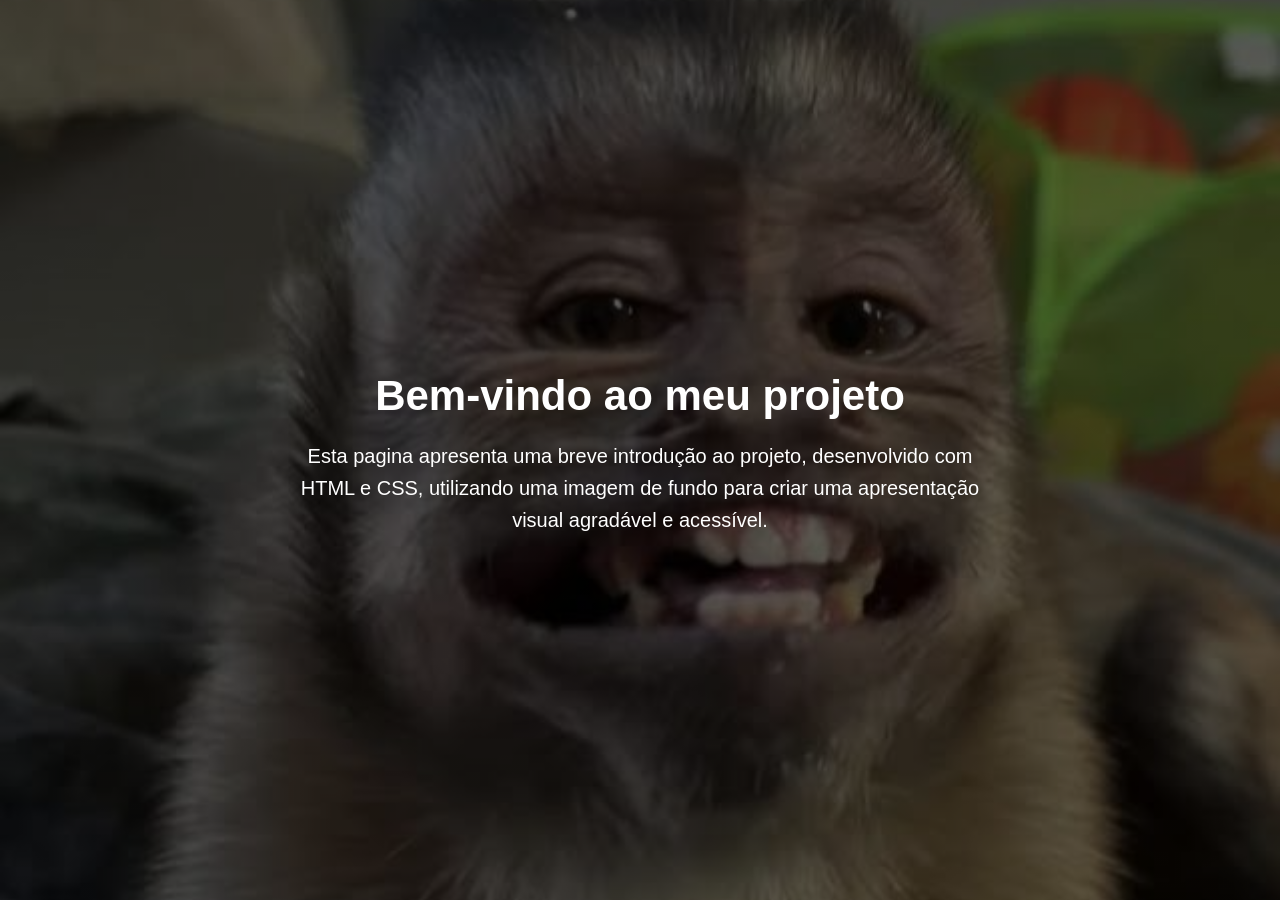
<file: EX01/index.html>
<!DOCTYPE html>
<html lang="en">
<head>
    <meta charset="UTF-8">
    <meta name="viewport" content="width=device-width, initial-scale=1.0">
    <title>Página de Introdução</title>

    <link rel="stylesheet" href="style.css">
</head>
<body>
    
    <main>
        <h1>Bem-vindo ao meu projeto</h1>

        <p>

            Esta pagina apresenta uma breve introdução ao projeto,
            desenvolvido com HTML e CSS, utilizando uma imagem de fundo
            para criar uma apresentação visual agradável e acessível.
        </p>
    </main>
    
</body>
</html>
</file>
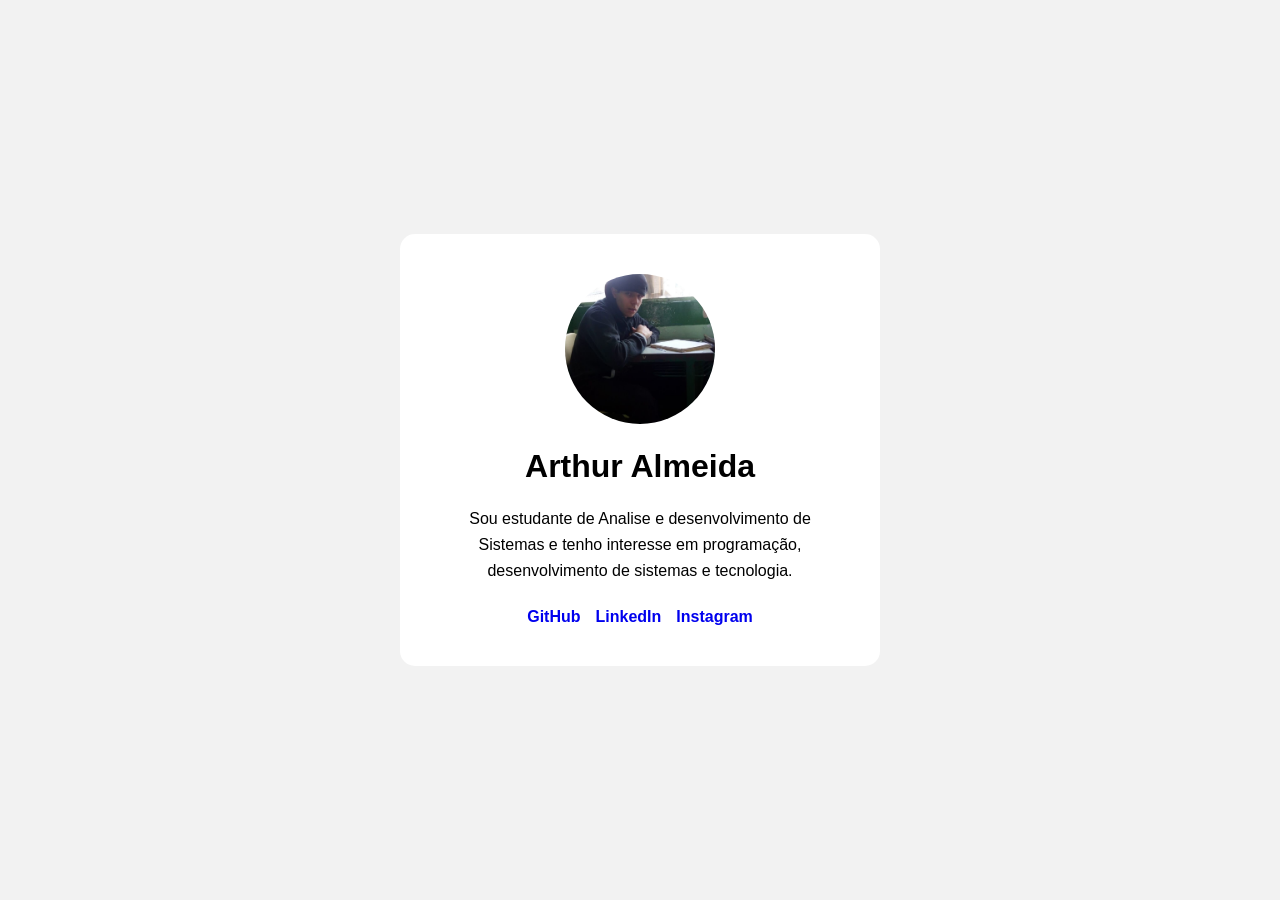
<file: EX02/index.html>
<!DOCTYPE html>
<html lang="en">
<head>
    <meta charset="UTF-8">
    <meta name="viewport" content="width=device-width, initial-scale=1.0">

    <title>Meu perfil</title>

    <link rel="stylesheet" href="style.css">
</head>
<body>
    
    <main class="perfil">

        <img 
            src="foto.jpg" 
            alt="Foto de perfil de Arthur Almeida"
        >

        <h1>Arthur Almeida</h1>

        <p>
            Sou estudante de Analise e desenvolvimento de Sistemas e tenho interesse
            em programação, desenvolvimento de sistemas e tecnologia.
        </p>

        <div class="redes">
            <a href="https://github.com/ArthurAlpe/" target="_blank">GitHub</a>

            <a href="https://www.linkedin.com/in/arthur-almeida-9a5927319/" target="_blank">LinkedIn</a>

            <a href="https://www.instagram.com/arthuralpe" target="_blank">Instagram</a>
        </div>

    </main>

</body>
</html>
</file>
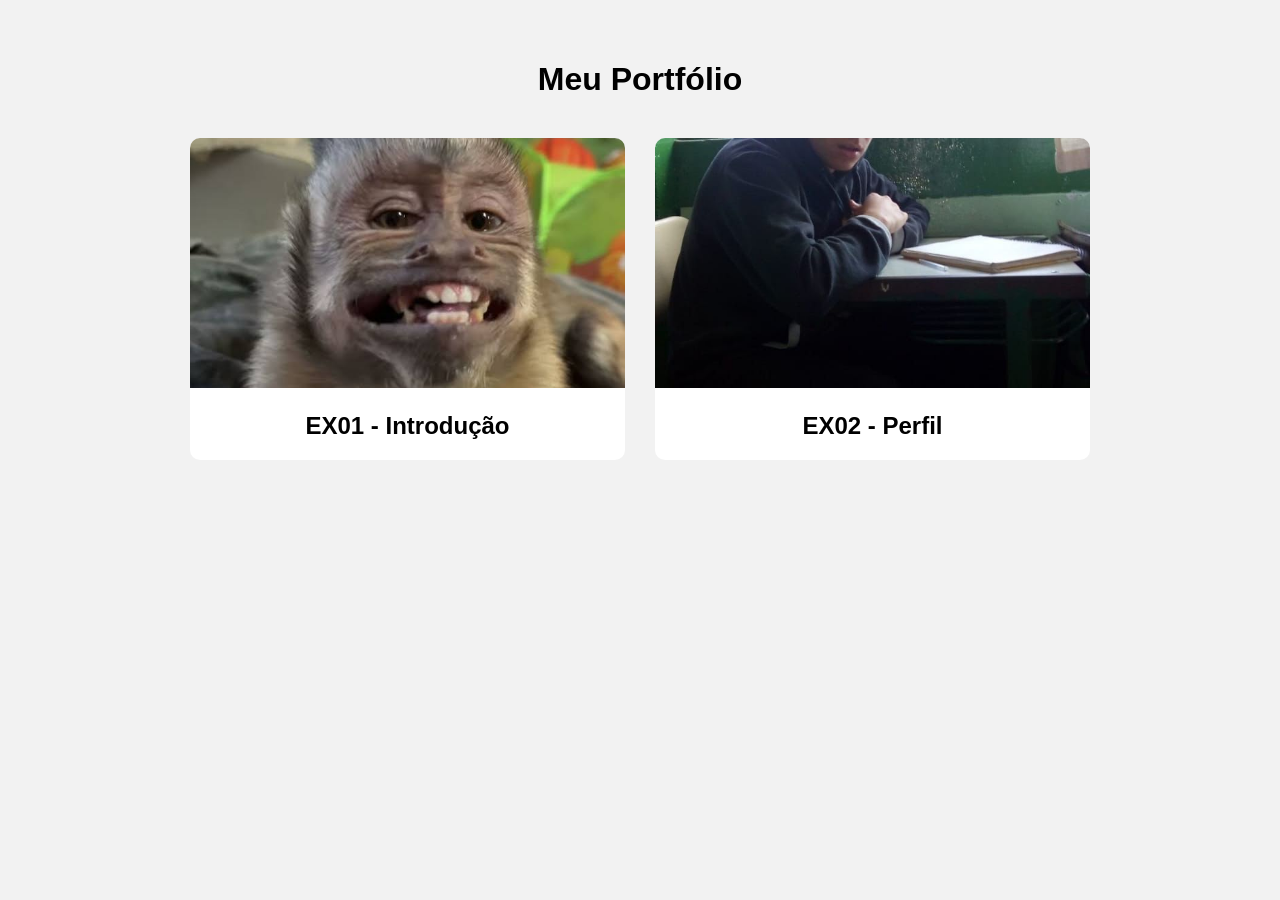
<file: EX03/index.html>
<!DOCTYPE html>
<html lang="pt-BR">
<head>
    <meta charset="UTF-8">
    <meta name="viewport" content="width=device-width, initial-scale=1.0">

    <title>Meu Portfólio</title>

    <link rel="stylesheet" href="style.css">
</head>

<body>

    <h1>Meu Portfólio</h1>

    <div class="portfolio">

        <div class="card">
            <a href="../EX01/index.html">
                <img src="../EX01/imagem.jpg" alt="Página de introdução">
                <h2>EX01 - Introdução</h2>
            </a>
        </div>

        <div class="card">
            <a href="../EX02/index.html">
                <img src="../EX02/foto.jpg" alt="Página de perfil">
                <h2>EX02 - Perfil</h2>
            </a>
        </div>

    </div>

</body>
</html>
</file>
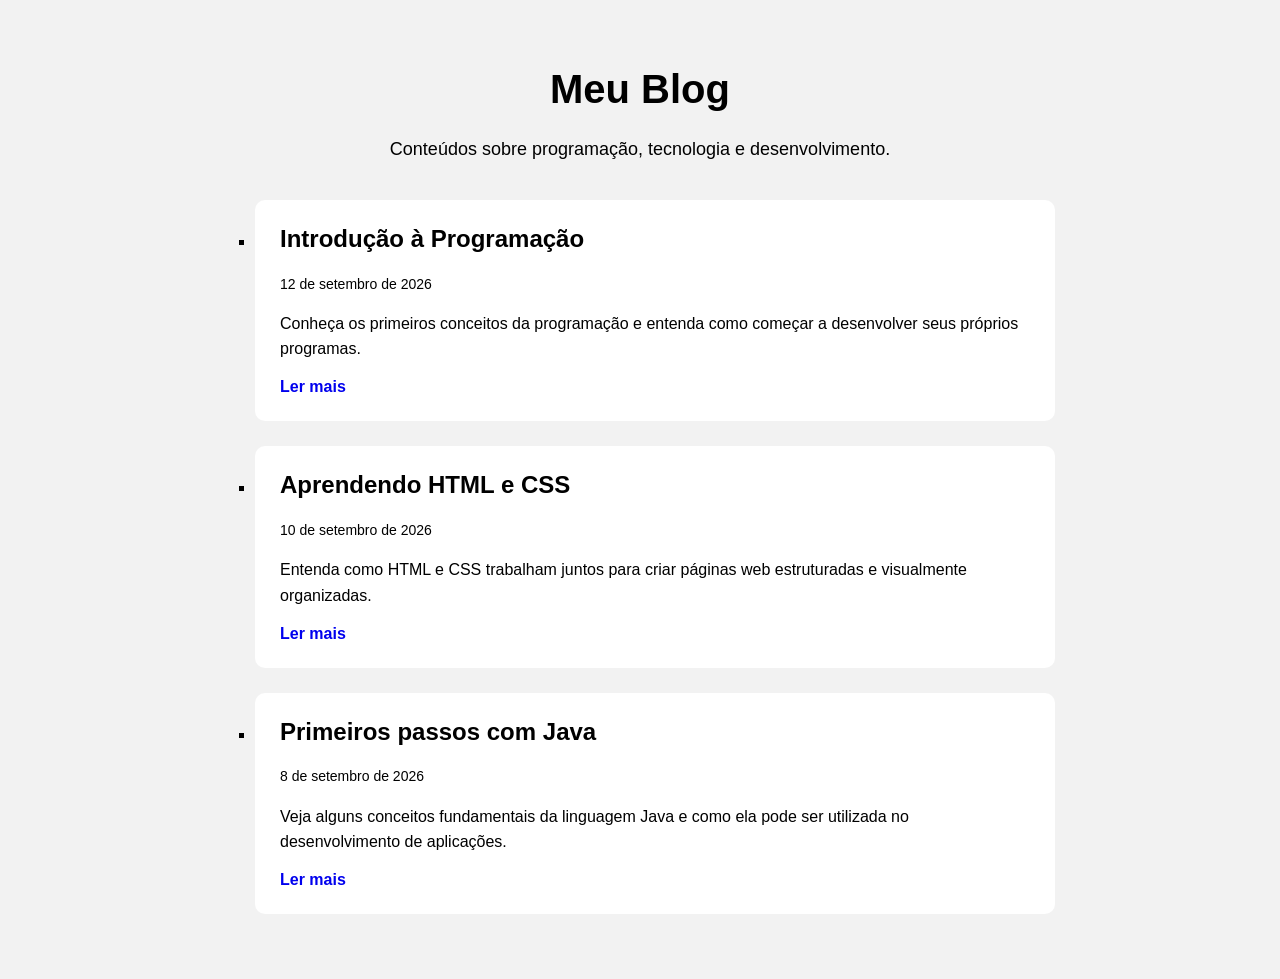
<file: EX04/index.html>
<!DOCTYPE html>
<html lang="pt-BR">
<head>
    <meta charset="UTF-8">
    <meta name="viewport" content="width=device-width, initial-scale=1.0">

    <title>Meu Blog</title>

    <link rel="stylesheet" href="style.css">
</head>

<body>

    <header>
        <h1>Meu Blog</h1>

        <p>
            Conteúdos sobre programação, tecnologia e desenvolvimento.
        </p>
    </header>

    <main>

        <ul class="posts">

            <li>
                <h2>Introdução à Programação</h2>

                <p class="data">12 de setembro de 2026</p>

                <p>
                    Conheça os primeiros conceitos da programação e
                    entenda como começar a desenvolver seus próprios
                    programas.
                </p>

                <a href="post1.html">Ler mais</a>
            </li>

            <li>
                <h2>Aprendendo HTML e CSS</h2>

                <p class="data">10 de setembro de 2026</p>

                <p>
                    Entenda como HTML e CSS trabalham juntos para criar
                    páginas web estruturadas e visualmente organizadas.
                </p>

                <a href="post2.html">Ler mais</a>
            </li>

            <li>
                <h2>Primeiros passos com Java</h2>

                <p class="data">8 de setembro de 2026</p>

                <p>
                    Veja alguns conceitos fundamentais da linguagem Java
                    e como ela pode ser utilizada no desenvolvimento de
                    aplicações.
                </p>

                <a href="post3.html">Ler mais</a>
            </li>

        </ul>

    </main>

</body>
</html>
</file>
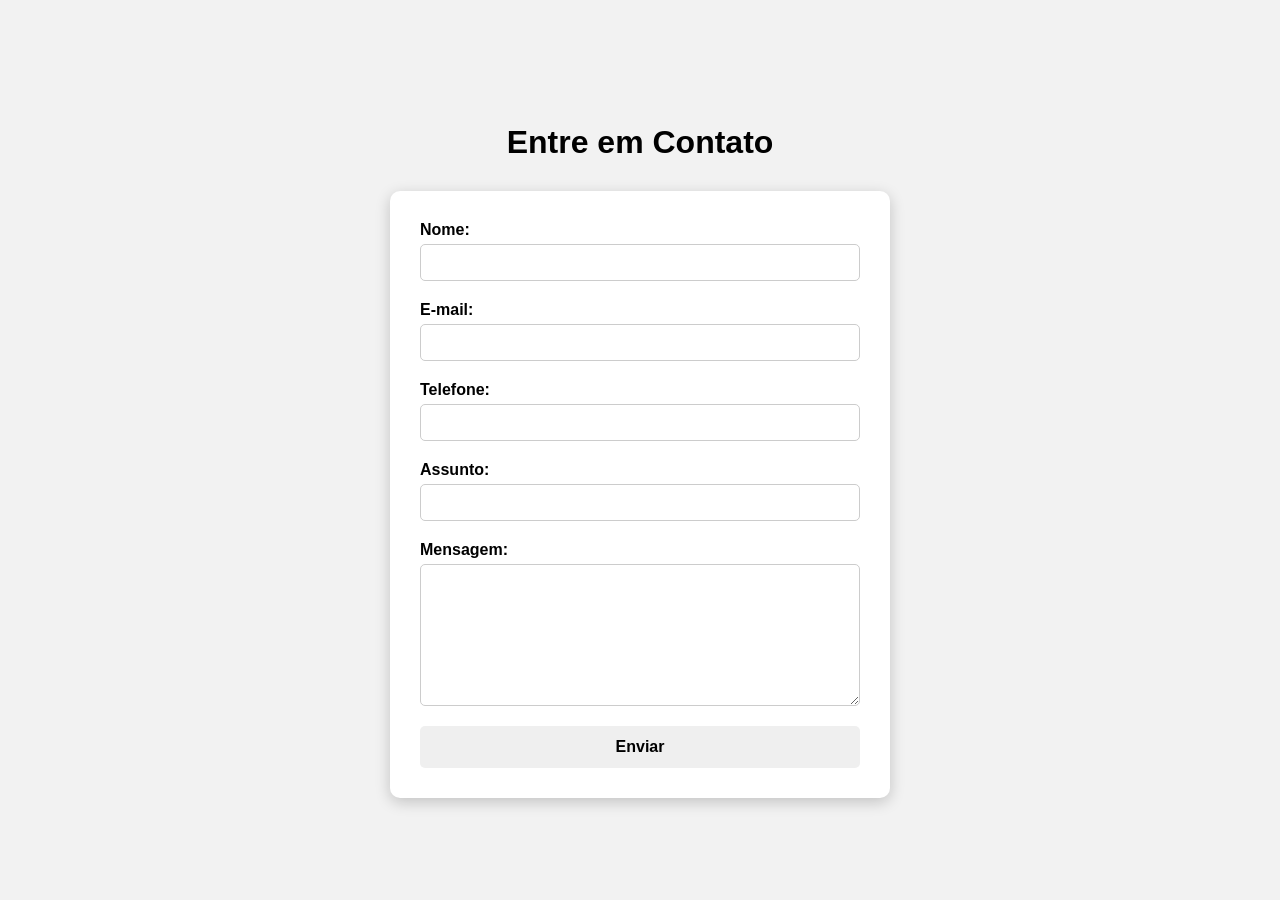
<file: EX05/index.html>
<!DOCTYPE html>
<html lang="pt-BR">
<head>
    <meta charset="UTF-8">
    <meta name="viewport" content="width=device-width, initial-scale=1.0">

    <title>Contato</title>

    <link rel="stylesheet" href="style.css">
</head>

<body>

    <main>

        <h1>Entre em Contato</h1>

        <form>

            <label for="nome">Nome:</label>
            <input type="text" id="nome" name="nome">

            <label for="email">E-mail:</label>
            <input type="email" id="email" name="email">

            <label for="telefone">Telefone:</label>
            <input type="tel" id="telefone" name="telefone">

            <label for="assunto">Assunto:</label>
            <input type="text" id="assunto" name="assunto">

            <label for="mensagem">Mensagem:</label>
            <textarea id="mensagem" name="mensagem"></textarea>

            <button type="submit">Enviar</button>

        </form>

    </main>

</body>
</html>
</file>
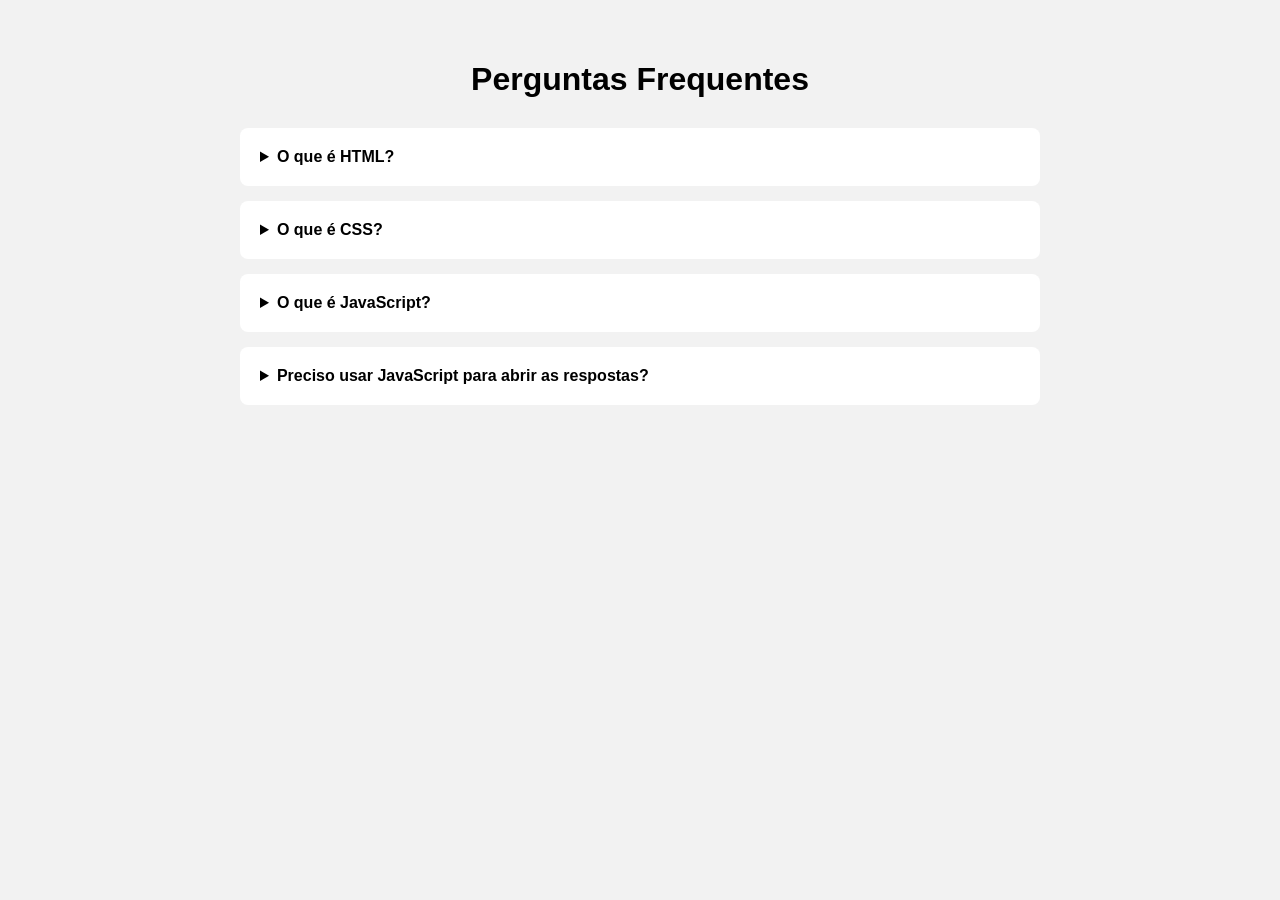
<file: EX06/index.html>
<!DOCTYPE html>
<html lang="pt-BR">
<head>
    <meta charset="UTF-8">
    <meta name="viewport" content="width=device-width, initial-scale=1.0">

    <title>Perguntas Frequentes</title>

    <link rel="stylesheet" href="style.css">
</head>

<body>

    <main>

        <h1>Perguntas Frequentes</h1>

        <details>
            <summary>O que é HTML?</summary>

            <p>
                HTML é uma linguagem de marcação utilizada para
                estruturar o conteúdo de páginas web.
            </p>
        </details>

        <details>
            <summary>O que é CSS?</summary>

            <p>
                CSS é uma linguagem utilizada para estilizar e
                definir a aparência dos elementos de uma página.
            </p>
        </details>

        <details>
            <summary>O que é JavaScript?</summary>

            <p>
                JavaScript é uma linguagem de programação utilizada
                para adicionar interatividade e comportamentos às
                páginas web.
            </p>
        </details>

        <details>
            <summary>Preciso usar JavaScript para abrir as respostas?</summary>

            <p>
                Não. O elemento details possui um comportamento nativo
                do HTML que permite expandir e retrair o conteúdo.
            </p>
        </details>

    </main>

</body>
</html>
</file>
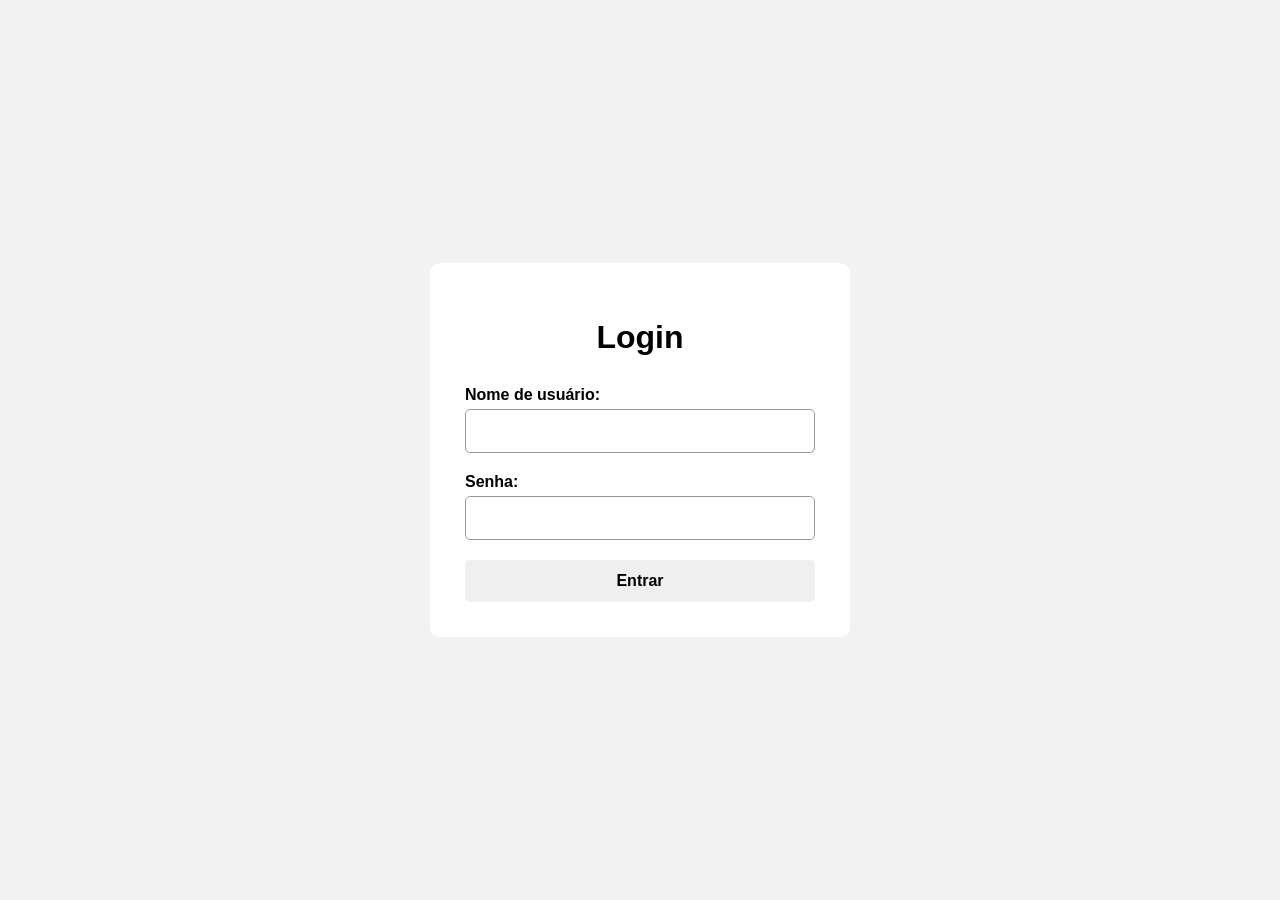
<file: EX07/index.html>
<!DOCTYPE html>
<html lang="pt-BR">
<head>
    <meta charset="UTF-8">
    <meta name="viewport" content="width=device-width, initial-scale=1.0">

    <title>Login</title>

    <link rel="stylesheet" href="style.css">
</head>

<body>

    <main class="login">

        <h1>Login</h1>

        <form>

            <label for="usuario">Nome de usuário:</label>
            <input 
                type="text" 
                id="usuario" 
                name="usuario"
            >

            <label for="senha">Senha:</label>
            <input 
                type="password" 
                id="senha" 
                name="senha"
            >

            <button type="submit">Entrar</button>

        </form>

    </main>

</body>
</html>
</file>
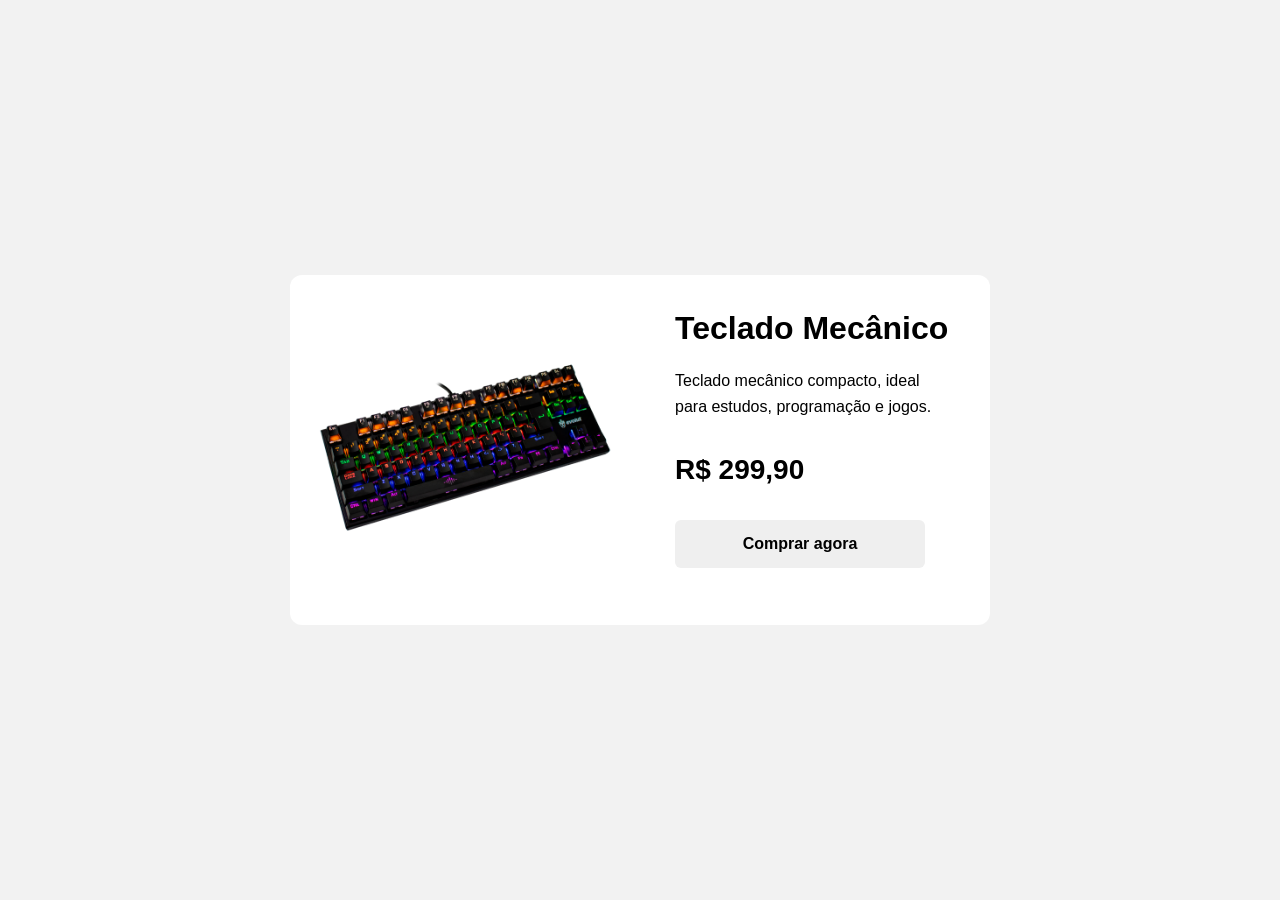
<file: EX08/index.html>
<!DOCTYPE html>
<html lang="pt-BR">
<head>
    <meta charset="UTF-8">
    <meta name="viewport" content="width=device-width, initial-scale=1.0">

    <title>Página de Produto</title>

    <link rel="stylesheet" href="style.css">
</head>

<body>

    <main class="produto">

        <img 
            src="produto.jpg" 
            alt="Imagem do produto"
        >

        <div class="informacoes">

            <h1>Teclado Mecânico</h1>

            <p>
                Teclado mecânico compacto, ideal para estudos,
                programação e jogos.
            </p>

            <p class="preco">R$ 299,90</p>

            <button type="button">
                Comprar agora
            </button>

        </div>

    </main>

</body>
</html>
</file>
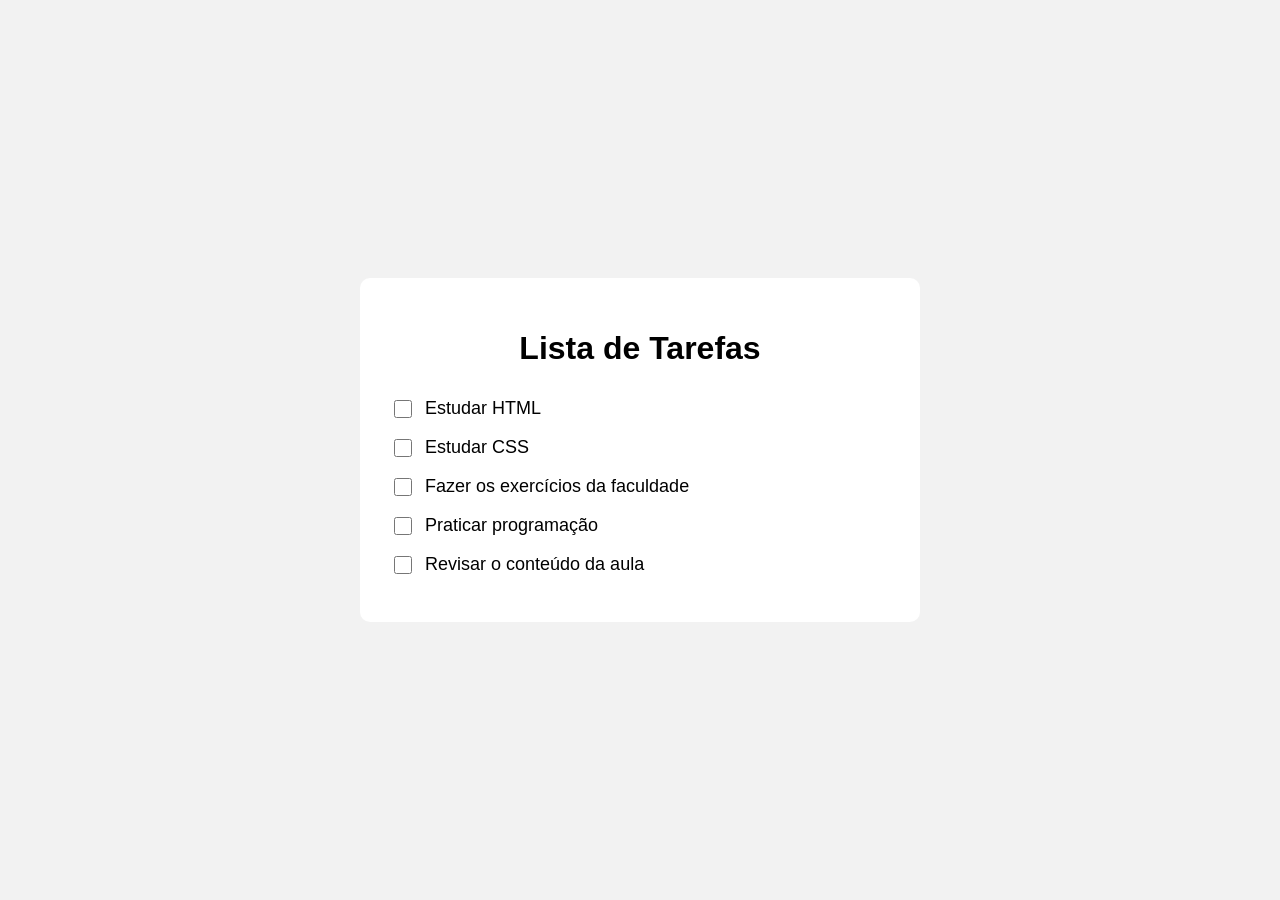
<file: EX09/index.html>
<!DOCTYPE html>
<html lang="pt-BR">
<head>
    <meta charset="UTF-8">
    <meta name="viewport" content="width=device-width, initial-scale=1.0">

    <title>Lista de Tarefas</title>

    <link rel="stylesheet" href="style.css">
</head>

<body>

    <main>

        <h1>Lista de Tarefas</h1>

        <div class="tarefas">

            <div class="tarefa">
                <input type="checkbox" id="tarefa1">
                <label for="tarefa1">Estudar HTML</label>
            </div>

            <div class="tarefa">
                <input type="checkbox" id="tarefa2">
                <label for="tarefa2">Estudar CSS</label>
            </div>

            <div class="tarefa">
                <input type="checkbox" id="tarefa3">
                <label for="tarefa3">Fazer os exercícios da faculdade</label>
            </div>

            <div class="tarefa">
                <input type="checkbox" id="tarefa4">
                <label for="tarefa4">Praticar programação</label>
            </div>

            <div class="tarefa">
                <input type="checkbox" id="tarefa5">
                <label for="tarefa5">Revisar o conteúdo da aula</label>
            </div>

        </div>

    </main>

</body>
</html>
</file>
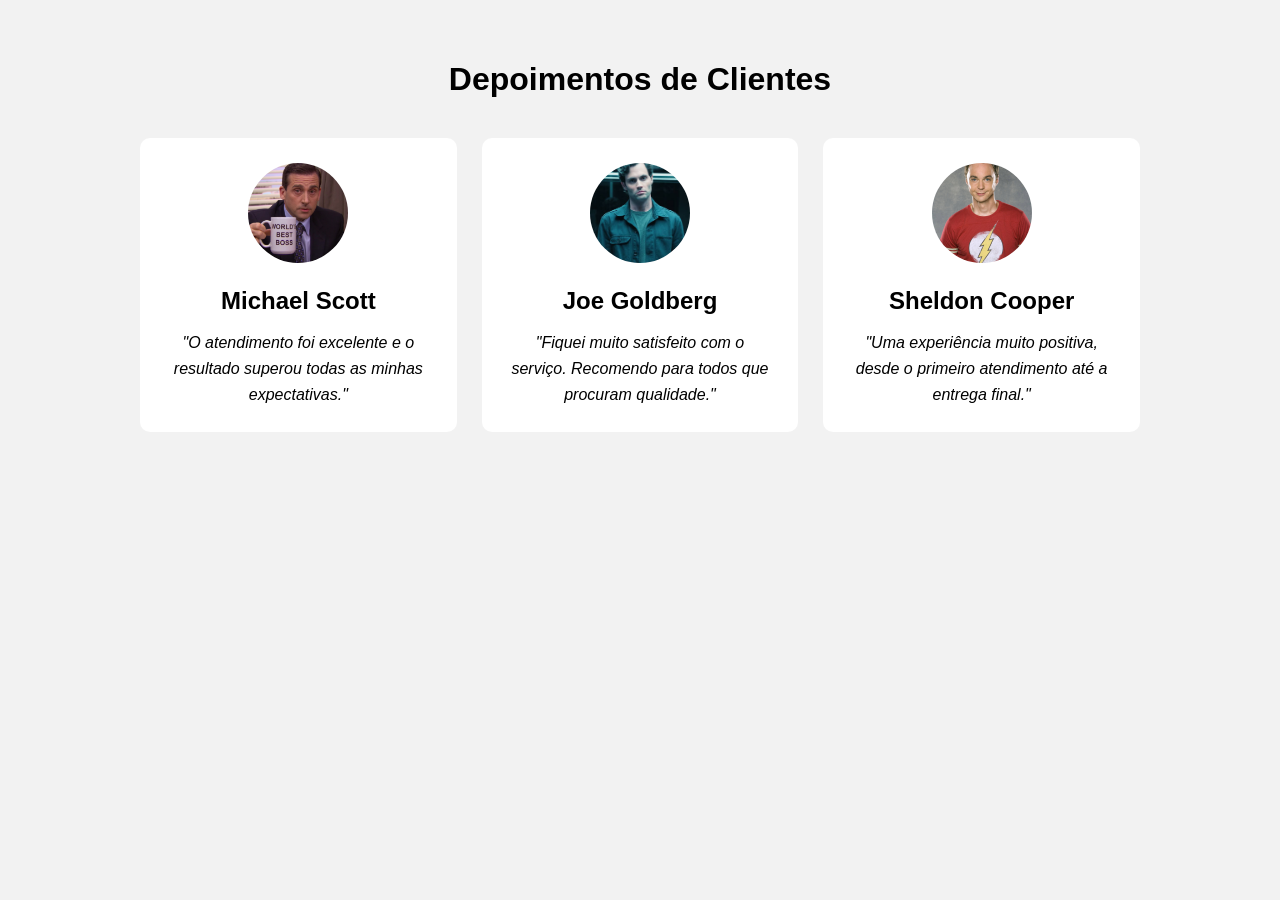
<file: EX10/index.html>
<!DOCTYPE html>
<html lang="pt-BR">
<head>
    <meta charset="UTF-8">
    <meta name="viewport" content="width=device-width, initial-scale=1.0">

    <title>Testemunhos</title>

    <link rel="stylesheet" href="style.css">
</head>

<body>

    <main>

        <h1>Depoimentos de Clientes</h1>

        <section class="testemunhos">

            <article class="depoimento">

                <img 
                    src="foto1.jpg" 
                    alt="Foto de Michael Scott"
                >

                <h2>Michael Scott</h2>

                <blockquote>
                    "O atendimento foi excelente e o resultado
                    superou todas as minhas expectativas."
                </blockquote>

            </article>

            <article class="depoimento">

                <img 
                    src="foto2.jpg" 
                    alt="Foto do Joe"
                >

                <h2>Joe Goldberg</h2>

                <blockquote>
                    "Fiquei muito satisfeito com o serviço.
                    Recomendo para todos que procuram qualidade."
                </blockquote>

            </article>

            <article class="depoimento">

                <img 
                    src="foto3.jpg" 
                    alt="Foto de Sheldon Cooper"
                >

                <h2>Sheldon Cooper</h2>

                <blockquote>
                    "Uma experiência muito positiva, desde o
                    primeiro atendimento até a entrega final."
                </blockquote>

            </article>

        </section>

    </main>

</body>
</html>
</file>
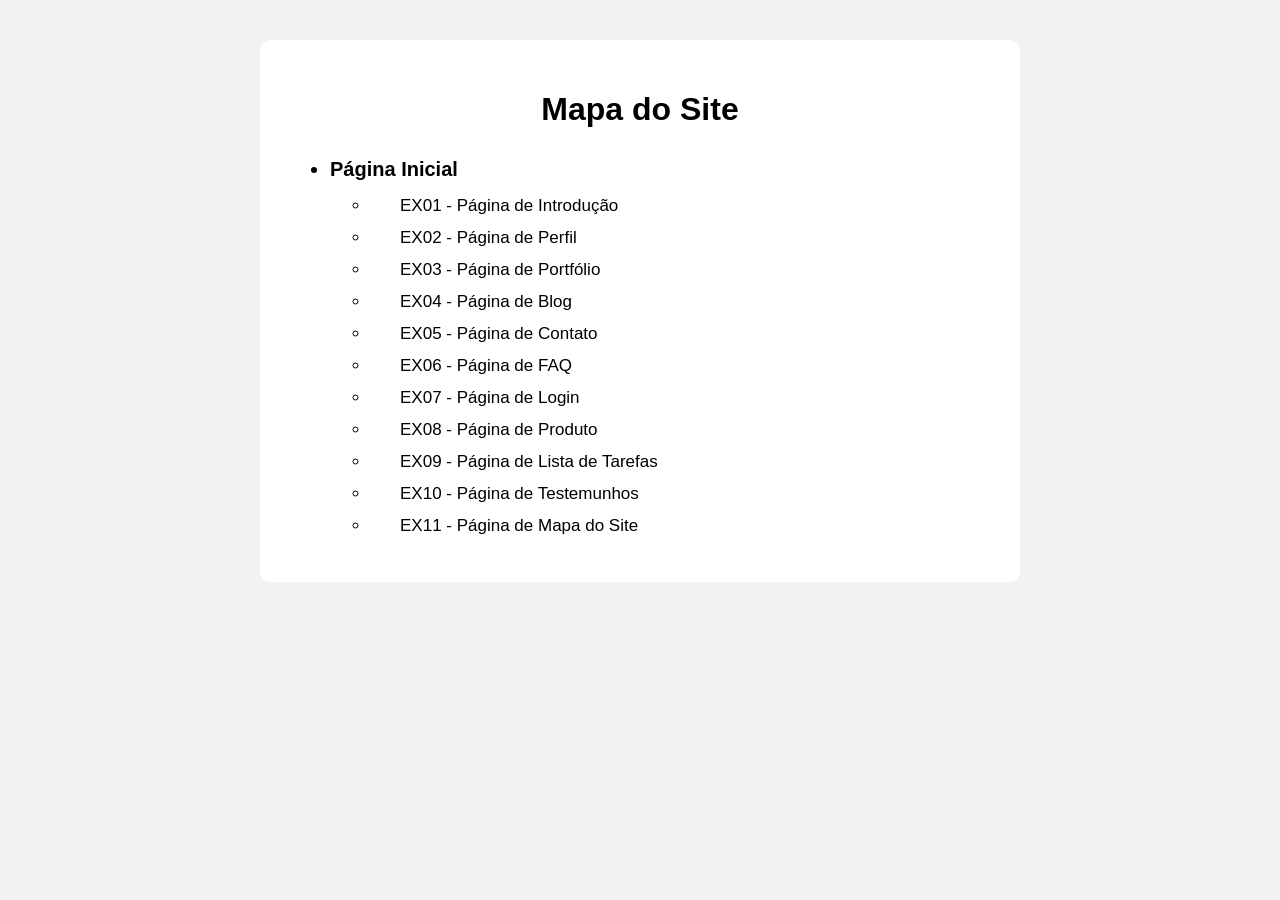
<file: EX11/index.html>
<!DOCTYPE html>
<html lang="pt-BR">
<head>
    <meta charset="UTF-8">
    <meta name="viewport" content="width=device-width, initial-scale=1.0">

    <title>Mapa do Site</title>

    <link rel="stylesheet" href="style.css">
</head>

<body>

    <main>

        <h1>Mapa do Site</h1>

        <ul class="mapa">

            <li>
                Página Inicial

                <ul>
                    <li>
                        EX01 - Página de Introdução
                    </li>

                    <li>
                        EX02 - Página de Perfil
                    </li>

                    <li>
                        EX03 - Página de Portfólio
                    </li>

                    <li>
                        EX04 - Página de Blog
                    </li>

                    <li>
                        EX05 - Página de Contato
                    </li>

                    <li>
                        EX06 - Página de FAQ
                    </li>

                    <li>
                        EX07 - Página de Login
                    </li>

                    <li>
                        EX08 - Página de Produto
                    </li>

                    <li>
                        EX09 - Página de Lista de Tarefas
                    </li>

                    <li>
                        EX10 - Página de Testemunhos
                    </li>

                    <li>
                        EX11 - Página de Mapa do Site
                    </li>
                </ul>
            </li>

        </ul>

    </main>

</body>
</html>
</file>
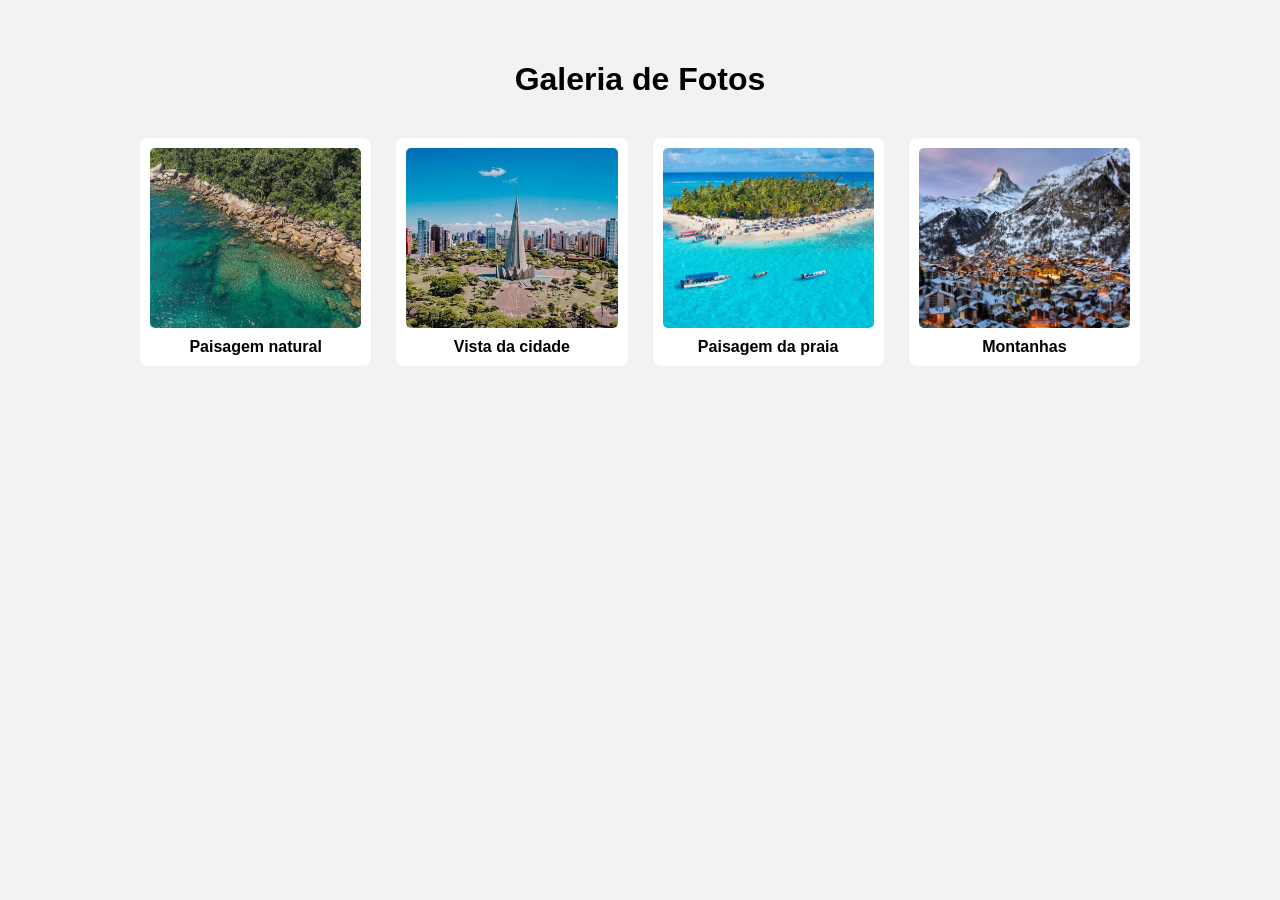
<file: EX12/index.html>
<!DOCTYPE html>
<html lang="pt-BR">
<head>
    <meta charset="UTF-8">
    <meta name="viewport" content="width=device-width, initial-scale=1.0">
    <title>Galeria de Fotos</title>
    <link rel="stylesheet" href="style.css">
</head>

<body>

    <h1>Galeria de Fotos</h1>

    <div class="galeria">

        <!-- Miniatura 1 -->
        <figure>
            <a href="#foto1">
                <img src="foto1.jpg" alt="Paisagem natural">
            </a>
            <figcaption>Paisagem natural</figcaption>
        </figure>

        <!-- Miniatura 2 -->
        <figure>
            <a href="#foto2">
                <img src="foto2.jpg" alt="Cidade">
            </a>
            <figcaption>Vista da cidade</figcaption>
        </figure>

        <!-- Miniatura 3 -->
        <figure>
            <a href="#foto3">
                <img src="foto3.jpg" alt="Praia">
            </a>
            <figcaption>Paisagem da praia</figcaption>
        </figure>

        <!-- Miniatura 4 -->
        <figure>
            <a href="#foto4">
                <img src="foto4.jpg" alt="Montanhas">
            </a>
            <figcaption>Montanhas</figcaption>
        </figure>

    </div>


    <!-- Fotos ampliadas -->

    <div id="foto1" class="foto-ampliada">
        <a href="#">
            <img src="foto1.jpg" alt="Paisagem natural ampliada">
        </a>
        <p>Paisagem natural</p>
    </div>

    <div id="foto2" class="foto-ampliada">
        <a href="#">
            <img src="foto2.jpg" alt="Vista da cidade ampliada">
        </a>
        <p>Vista da cidade</p>
    </div>

    <div id="foto3" class="foto-ampliada">
        <a href="#">
            <img src="foto3.jpg" alt="Paisagem da praia ampliada">
        </a>
        <p>Paisagem da praia</p>
    </div>

    <div id="foto4" class="foto-ampliada">
        <a href="#">
            <img src="foto4.jpg" alt="Montanhas ampliadas">
        </a>
        <p>Montanhas</p>
    </div>

</body>
</html>
</file>
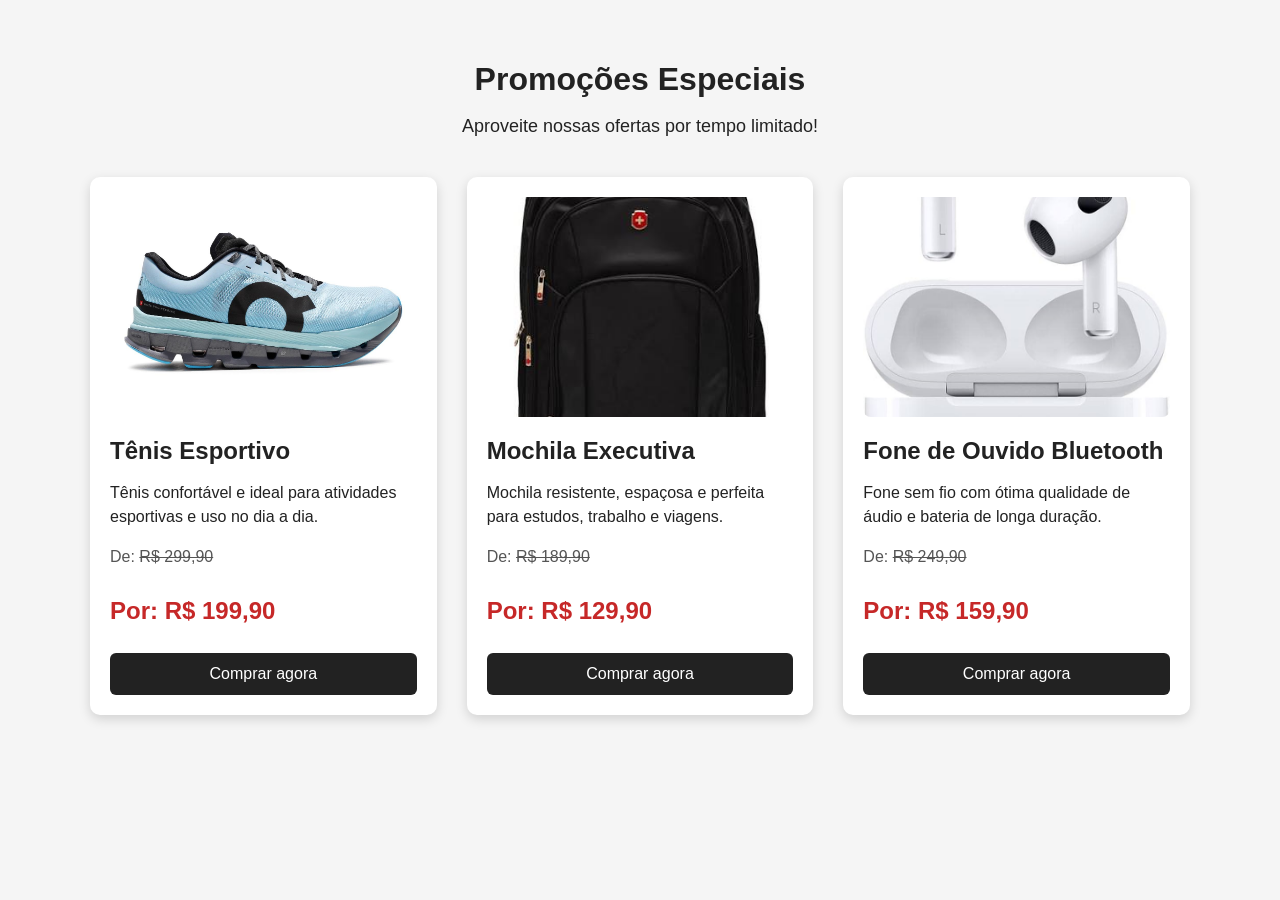
<file: EX13/index.html>
<!DOCTYPE html>
<html lang="pt-BR">
<head>
    <meta charset="UTF-8">
    <meta name="viewport" content="width=device-width, initial-scale=1.0">
    <title>Promoções Especiais</title>
    <link rel="stylesheet" href="style.css">
</head>

<body>

    <header>
        <h1>Promoções Especiais</h1>
        <p>Aproveite nossas ofertas por tempo limitado!</p>
    </header>

    <main class="promocoes">

        <article class="oferta">

            <img src="produto1.jpg" alt="Tênis esportivo">

            <div class="informacoes">
                <h2>Tênis Esportivo</h2>

                <p>
                    Tênis confortável e ideal para atividades
                    esportivas e uso no dia a dia.
                </p>

                <p class="preco-antigo">
                    De: <del>R$ 299,90</del>
                </p>

                <p class="preco-promocional">
                    Por: R$ 199,90
                </p>

                <button type="button">Comprar agora</button>
            </div>

        </article>


        <article class="oferta">

            <img src="produto2.jpg" alt="Mochila">

            <div class="informacoes">
                <h2>Mochila Executiva</h2>

                <p>
                    Mochila resistente, espaçosa e perfeita
                    para estudos, trabalho e viagens.
                </p>

                <p class="preco-antigo">
                    De: <del>R$ 189,90</del>
                </p>

                <p class="preco-promocional">
                    Por: R$ 129,90
                </p>

                <button type="button">Comprar agora</button>
            </div>

        </article>


        <article class="oferta">

            <img src="produto3.jpg" alt="Fone de ouvido">

            <div class="informacoes">
                <h2>Fone de Ouvido Bluetooth</h2>

                <p>
                    Fone sem fio com ótima qualidade de áudio
                    e bateria de longa duração.
                </p>

                <p class="preco-antigo">
                    De: <del>R$ 249,90</del>
                </p>

                <p class="preco-promocional">
                    Por: R$ 159,90
                </p>

                <button type="button">Comprar agora</button>
            </div>

        </article>

    </main>

</body>
</html>
</file>
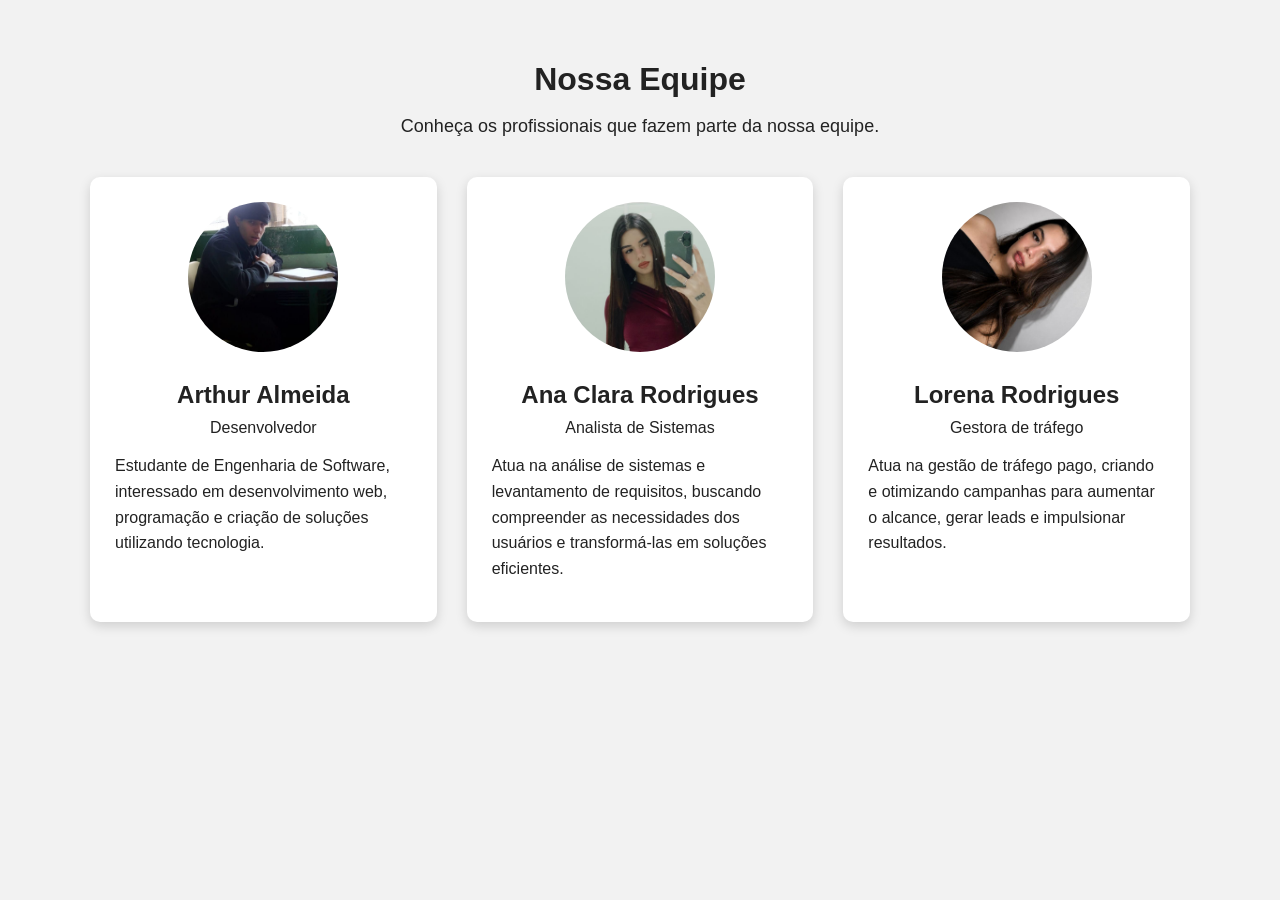
<file: EX14/index.html>
<!DOCTYPE html>
<html lang="pt-BR">
<head>
    <meta charset="UTF-8">
    <meta name="viewport" content="width=device-width, initial-scale=1.0">
    <title>Perfil da Equipe</title>
    <link rel="stylesheet" href="style.css">
</head>

<body>

    <header>
        <h1>Nossa Equipe</h1>
        <p>Conheça os profissionais que fazem parte da nossa equipe.</p>
    </header>

    <main class="equipe">

        <div class="membro">
            <img src="membro1.jpg" alt="Foto de Arthur Almeida">

            <h2>Arthur Almeida</h2>

            <h3>Desenvolvedor</h3>

            <p>
                Estudante de Engenharia de Software, interessado em
                desenvolvimento web, programação e criação de soluções
                utilizando tecnologia.
            </p>
        </div>


        <div class="membro">
            <img src="membro2.jpg" alt="Foto de Ana Clara">

            <h2>Ana Clara Rodrigues</h2>

            <h3>Analista de Sistemas</h3>

            <p>
                Atua na análise de sistemas e levantamento de requisitos,
                buscando compreender as necessidades dos usuários e
                transformá-las em soluções eficientes.
            </p>
        </div>


        <div class="membro">
            <img src="membro3.jpg" alt="Foto de André Luiz">

            <h2>Lorena Rodrigues</h2>

            <h3>Gestora de tráfego</h3>

            <p>
                Atua na gestão de tráfego pago, criando e otimizando
                campanhas para aumentar o alcance, gerar leads e 
                impulsionar resultados.
            </p>
        </div>

    </main>

</body>
</html>
</file>
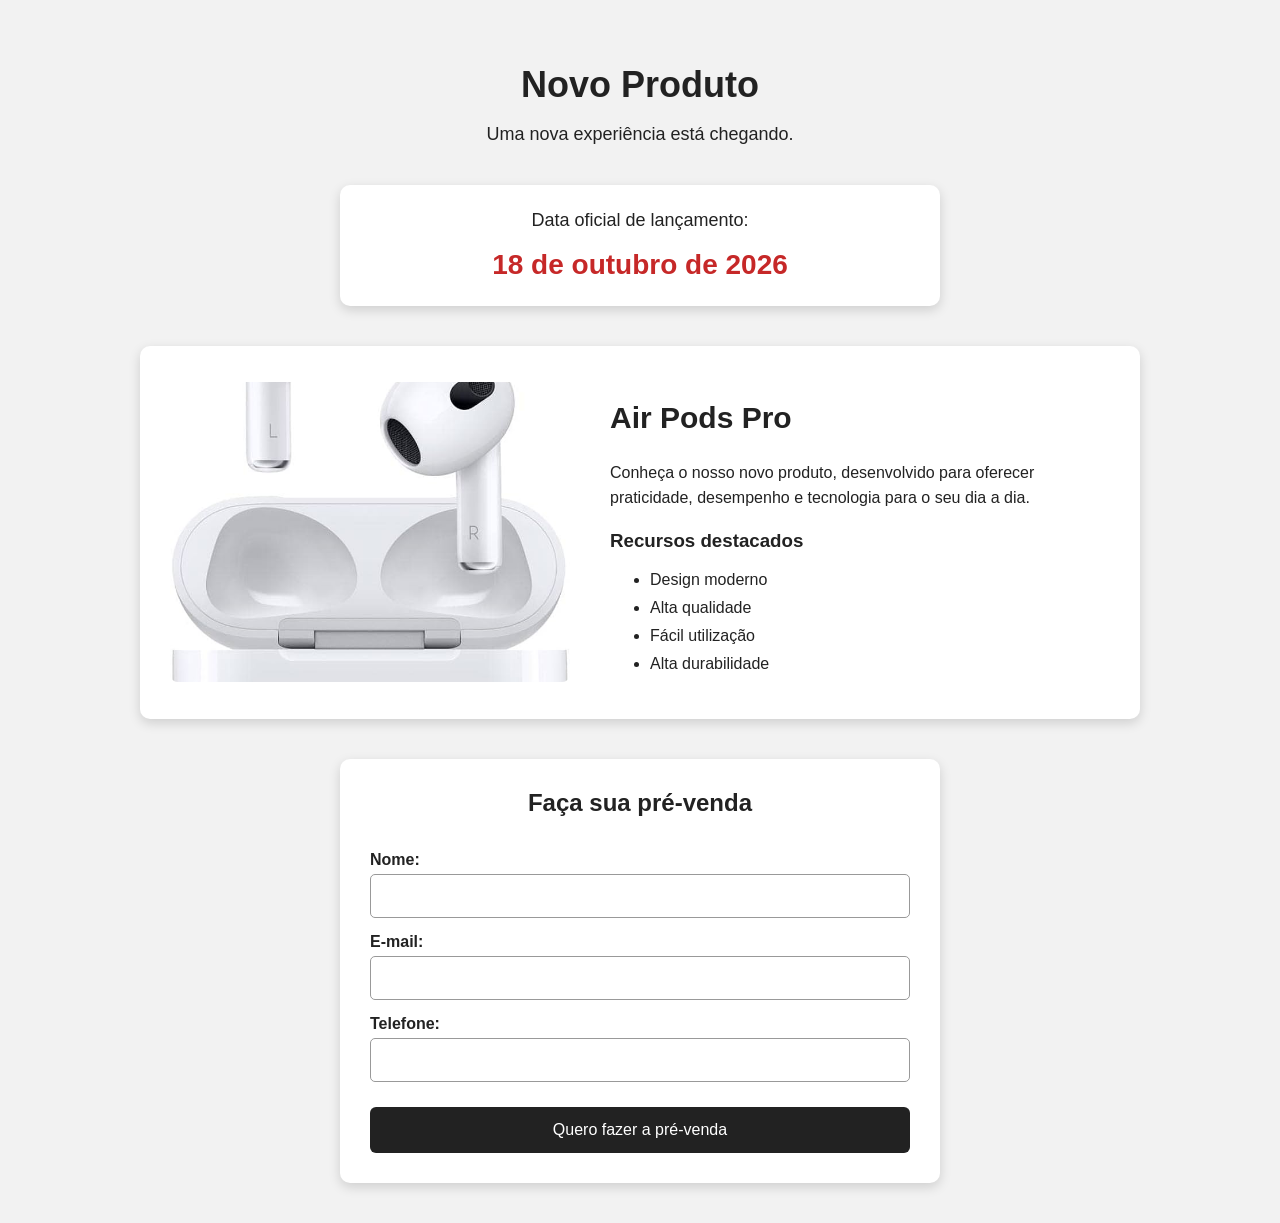
<file: EX15/index.html>
<!DOCTYPE html>
<html lang="pt-BR">
<head>
    <meta charset="UTF-8">
    <meta name="viewport" content="width=device-width, initial-scale=1.0">
    <title>Lançamento de Produto</title>
    <link rel="stylesheet" href="style.css">
</head>

<body>

    <header>
        <h1>Novo Produto</h1>
        <p>Uma nova experiência está chegando.</p>
    </header>


    <main>

        <!-- Data de lançamento -->

        <section class="lancamento">

            <p>Data oficial de lançamento:</p>

            <time datetime="2026-10-18">
                18 de outubro de 2026
            </time>

        </section>


        <!-- Produto -->

        <section class="produto">

            <img src="produto.jpg" alt="Imagem do novo produto">

            <div class="informacoes">

                <h2>Air Pods Pro</h2>

                <p>
                    Conheça o nosso novo produto, desenvolvido para
                    oferecer praticidade, desempenho e tecnologia
                    para o seu dia a dia.
                </p>

                <h3>Recursos destacados</h3>

                <ul>
                    <li>Design moderno</li>
                    <li>Alta qualidade</li>
                    <li>Fácil utilização</li>
                    <li>Alta durabilidade</li>
                </ul>

            </div>

        </section>


        <!-- Formulário de pré-venda -->

        <section class="pre-venda">

            <h2>Faça sua pré-venda</h2>

            <form>

                <label for="nome">Nome:</label>
                <input
                    type="text"
                    id="nome"
                    name="nome"
                    required
                >

                <label for="email">E-mail:</label>
                <input
                    type="email"
                    id="email"
                    name="email"
                    required
                >

                <label for="telefone">Telefone:</label>
                <input
                    type="tel"
                    id="telefone"
                    name="telefone"
                    required
                >

                <button type="submit">
                    Quero fazer a pré-venda
                </button>

            </form>

        </section>

    </main>

</body>
</html>
</file>
<file: EX01/style.css>
body {
    margin: 0;
    min-height: 100vh;

    background-image: linear-gradient(
        rgba(0, 0, 0, 0.6),
        rgba(0, 0, 0, 0.6)
    ), url("imagem.jpg");

    background-size: cover;
    background-position: center;
    background-repeat: no-repeat;

    display: flex;
    justify-content: center;
    align-items: center;

    font-family: Arial, sans-serif;
    color: white;
}

main {
    max-width: 700px;
    padding: 40px;
    text-align: center;
}

h1 {
    font-size: 42px;
    margin-bottom: 20px;
}

p {
    font-size: 20px;
    line-height: 1.6;
}
</file>
<file: EX02/style.css>
body {
    margin: 0;
    min-height: 100vh;

    display: flex;
    justify-content: center;
    align-items: center;

    font-family: Arial, sans-serif;
    background-color: #f2f2f2;
}

.perfil {
    width: 400px;
    padding: 40px;

    text-align: center;

    background-color: white;
    border-radius: 15px;
}

.perfil img {
    width: 150px;
    height: 150px;

    object-fit: cover;

    border-radius: 50%;
}

h1 {
    margin-top: 20px;
}

p {
    line-height: 1.6;
}

.redes {
    display: flex;
    justify-content: center;
    gap: 15px;
    margin-top: 25px;
}

.redes a {
    text-decoration: none;
    font-weight: bold;
}
</file>
<file: EX03/style.css>
body {
    margin: 0;
    padding: 40px;

    font-family: Arial, sans-serif;

    background-color: #f2f2f2;

    text-align: center;
}

h1 {
    margin-bottom: 40px;
}

.portfolio {
    display: grid;
    grid-template-columns: repeat(2, 1fr);
    gap: 30px;

    max-width: 900px;
    margin: auto;
}

.card {
    background-color: white;

    border-radius: 10px;
    overflow: hidden;
}

.card img {
    width: 100%;
    height: 250px;

    object-fit: cover;
}

.card h2 {
    margin: 20px;
}

.card a {
    color: black;
    text-decoration: none;
}
</file>
<file: EX04/style.css>
body {
    margin: 0;
    padding: 40px;

    font-family: Arial, sans-serif;

    background-color: #f2f2f2;
}

header {
    text-align: center;
    margin-bottom: 40px;
}

header h1 {
    font-size: 40px;
}

header p {
    font-size: 18px;
}

.posts {
    max-width: 800px;
    margin: auto;

    list-style: square;

    padding-left: 30px;
}

.posts li {
    background-color: white;

    margin-bottom: 25px;
    padding: 25px;

    border-radius: 10px;
}

.posts h2 {
    margin-top: 0;
}

.data {
    font-size: 14px;
}

.posts li p {
    line-height: 1.6;
}

.posts a {
    text-decoration: none;
    font-weight: bold;
}
</file>
<file: EX05/style.css>
body {
    margin: 0;
    min-height: 100vh;

    display: flex;
    justify-content: center;
    align-items: center;

    font-family: Arial, sans-serif;

    background-color: #f2f2f2;
}

main {
    width: 100%;
    max-width: 500px;
}

h1 {
    text-align: center;
    margin-bottom: 30px;
}

form {
    background-color: white;

    padding: 30px;

    border-radius: 10px;

    box-shadow: 0 4px 15px rgba(0, 0, 0, 0.2);

    display: flex;
    flex-direction: column;
}

label {
    margin-bottom: 5px;
    font-weight: bold;
}

input,
textarea {
    padding: 10px;

    margin-bottom: 20px;

    border: 1px solid #ccc;
    border-radius: 5px;

    font-family: Arial, sans-serif;
}

textarea {
    height: 120px;
    resize: vertical;
}

button {
    padding: 12px;

    border: none;
    border-radius: 5px;

    cursor: pointer;

    font-size: 16px;
    font-weight: bold;
}
</file>
<file: EX06/style.css>
body {
    margin: 0;
    padding: 40px;

    font-family: Arial, sans-serif;

    background-color: #f2f2f2;
}

main {
    max-width: 800px;
    margin: auto;
}

h1 {
    text-align: center;
    margin-bottom: 30px;
}

details {
    background-color: white;

    margin-bottom: 15px;
    padding: 20px;

    border-radius: 8px;

    transition: 0.3s;
}

details:hover {
    transform: translateY(-2px);
}

summary {
    font-weight: bold;
    cursor: pointer;
}

details p {
    line-height: 1.6;
}
</file>
<file: EX07/style.css>
body {
    margin: 0;
    min-height: 100vh;

    display: flex;
    justify-content: center;
    align-items: center;

    font-family: Arial, sans-serif;

    background-color: #f2f2f2;
}

.login {
    width: 350px;

    padding: 35px;

    background-color: white;

    border-radius: 10px;
}

h1 {
    text-align: center;
    margin-bottom: 30px;
}

form {
    display: flex;
    flex-direction: column;
}

label {
    margin-bottom: 5px;
    font-weight: bold;
}

input {
    padding: 12px;

    margin-bottom: 20px;

    border: 1px solid #999;
    border-radius: 5px;

    font-size: 16px;
}

button {
    padding: 12px;

    border: none;
    border-radius: 5px;

    font-size: 16px;
    font-weight: bold;

    cursor: pointer;
}
</file>
<file: EX08/style.css>
body {
    margin: 0;
    min-height: 100vh;

    display: flex;
    justify-content: center;
    align-items: center;

    font-family: Arial, sans-serif;

    background-color: #f2f2f2;
}

.produto {
    width: 700px;

    display: flex;

    background-color: white;

    border-radius: 12px;

    overflow: hidden;
}

.produto img {
    width: 350px;
    height: 350px;

    object-fit: cover;
}

.informacoes {
    padding: 35px;
}

.informacoes h1 {
    margin-top: 0;
}

.informacoes p {
    line-height: 1.6;
}

.preco {
    font-size: 28px;
    font-weight: bold;
}

button {
    width: 250px;
    padding: 15px;

    box-sizing: border-box;

    border: none;
    border-radius: 6px;

    font-size: 16px;
    font-weight: bold;

    cursor: pointer;
}
</file>
<file: EX09/style.css>
body {
    margin: 0;
    min-height: 100vh;

    display: flex;
    justify-content: center;
    align-items: center;

    font-family: Arial, sans-serif;

    background-color: #f2f2f2;
}

main {
    width: 500px;

    padding: 30px;

    background-color: white;

    border-radius: 10px;
}

h1 {
    text-align: center;
    margin-bottom: 30px;
}

.tarefa {
    display: flex;
    align-items: center;

    gap: 10px;

    margin-bottom: 15px;
}

.tarefa input {
    width: 18px;
    height: 18px;
}

.tarefa label {
    font-size: 18px;
    cursor: pointer;
}

.tarefa input:checked + label {
    text-decoration: line-through;
}
</file>
<file: EX10/style.css>
body {
    margin: 0;
    padding: 40px;

    font-family: Arial, sans-serif;

    background-color: #f2f2f2;
}

main {
    max-width: 1000px;
    margin: auto;
}

h1 {
    text-align: center;
    margin-bottom: 40px;
}

.testemunhos {
    display: grid;

    grid-template-columns: repeat(3, 1fr);

    gap: 25px;
}

.depoimento {
    background-color: white;

    padding: 25px;

    text-align: center;

    border-radius: 10px;
}

.depoimento img {
    width: 100px;
    height: 100px;

    object-fit: cover;

    border-radius: 50%;
}

.depoimento h2 {
    margin-bottom: 15px;
}

.depoimento blockquote {
    margin: 0;

    font-style: italic;

    line-height: 1.6;
}
</file>
<file: EX11/style.css>
body {
    margin: 0;
    padding: 40px;

    font-family: Arial, sans-serif;

    background-color: #f2f2f2;
}

main {
    max-width: 700px;
    margin: auto;

    background-color: white;

    padding: 30px;

    border-radius: 10px;
}

h1 {
    text-align: center;
    margin-bottom: 30px;
}

.mapa {
    text-indent: 0;
}

.mapa > li {
    font-size: 20px;
    font-weight: bold;
}

.mapa ul {
    text-indent: 30px;

    margin-top: 15px;
}

.mapa ul li {
    margin-bottom: 12px;

    font-size: 17px;
    font-weight: normal;
}
</file>
<file: EX12/style.css>
* {
    box-sizing: border-box;
}

body {
    margin: 0;
    padding: 40px;
    font-family: Arial, sans-serif;
    background-color: #f2f2f2;
    text-align: center;
}

h1 {
    margin-bottom: 40px;
}

/* Galeria de miniaturas */

.galeria {
    display: grid;
    grid-template-columns: repeat(4, 1fr);
    gap: 25px;
    max-width: 1000px;
    margin: 0 auto;
}

figure {
    display: block;
    margin: 0;
    background-color: white;
    padding: 10px;
    border-radius: 8px;
}

figure img {
    display: block;
    width: 100%;
    height: 180px;
    object-fit: cover;
    border-radius: 5px;
}

figcaption {
    margin-top: 10px;
    font-weight: bold;
}


/* Fotos ampliadas */

.foto-ampliada {
    display: none;
    position: fixed;
    top: 0;
    left: 0;
    width: 100%;
    height: 100%;
    background-color: rgba(0, 0, 0, 0.9);
    padding: 50px;
    z-index: 10;
}

.foto-ampliada:target {
    display: block;
}

.foto-ampliada img {
    max-width: 90%;
    max-height: 80%;
    margin-top: 20px;
}

.foto-ampliada p {
    color: white;
    font-size: 20px;
    margin-top: 15px;
}

.foto-ampliada a {
    text-decoration: none;
}
</file>
<file: EX13/style.css>
* {
    box-sizing: border-box;
}

body {
    margin: 0;
    padding: 40px;
    font-family: Arial, sans-serif;
    background-color: #f5f5f5;
    color: #222;
}

header {
    text-align: center;
    margin-bottom: 40px;
}

header h1 {
    margin-bottom: 10px;
}

header p {
    font-size: 18px;
}

.promocoes {
    display: grid;
    grid-template-columns: repeat(3, 1fr);
    gap: 30px;
    max-width: 1100px;
    margin: 0 auto;
}

.oferta {
    background-color: white;
    border-radius: 10px;
    padding: 20px;
    box-shadow: 0 4px 12px rgba(0, 0, 0, 0.15);
}

.oferta img {
    display: block;
    width: 100%;
    height: 220px;
    object-fit: cover;
    border-radius: 8px;
    margin-bottom: 20px;
}

.oferta h2 {
    margin-top: 0;
    margin-bottom: 10px;
}

.oferta p {
    line-height: 1.5;
}

.preco-antigo {
    color: #555;
    font-size: 16px;
}

.preco-promocional {
    color: #c62828;
    font-size: 24px;
    font-weight: bold;
}

button {
    width: 100%;
    padding: 12px;
    border: none;
    border-radius: 6px;
    background-color: #222;
    color: white;
    font-size: 16px;
    cursor: pointer;
}

button:hover {
    background-color: #444;
}
</file>
<file: EX14/style.css>
* {
    box-sizing: border-box;
}

body {
    margin: 0;
    padding: 40px;
    font-family: Arial, sans-serif;
    background-color: #f2f2f2;
    color: #222;
}

header {
    text-align: center;
    margin-bottom: 40px;
}

header h1 {
    margin-bottom: 10px;
}

header p {
    font-size: 18px;
}


/* Organização dos membros com FLEX */

.equipe {
    display: flex;
    justify-content: center;
    align-items: stretch;
    gap: 30px;
    max-width: 1100px;
    margin: 0 auto;
}


/* Perfil individual */

.membro {
    flex: 1;
    background-color: white;
    padding: 25px;
    border-radius: 10px;
    text-align: center;
    box-shadow: 0 4px 12px rgba(0, 0, 0, 0.15);
}

.membro img {
    width: 150px;
    height: 150px;
    object-fit: cover;
    border-radius: 50%;
    margin-bottom: 15px;
}

.membro h2 {
    margin: 10px 0;
}

.membro h3 {
    margin: 5px 0 15px;
    font-size: 16px;
    font-weight: normal;
}

.membro p {
    line-height: 1.6;
    text-align: left;
}
</file>
<file: EX15/style.css>
* {
    box-sizing: border-box;
}

body {
    margin: 0;
    padding: 40px;
    font-family: Arial, sans-serif;
    background-color: #f2f2f2;
    color: #222;
}

header {
    text-align: center;
    margin-bottom: 40px;
}

header h1 {
    margin-bottom: 10px;
    font-size: 36px;
}

header p {
    font-size: 18px;
}


/* Data de lançamento */

.lancamento {
    max-width: 600px;
    margin: 0 auto 40px;
    padding: 25px;
    text-align: center;
    background-color: white;
    border-radius: 10px;
    box-shadow: 0 4px 12px rgba(0, 0, 0, 0.15);
}

.lancamento p {
    margin-top: 0;
    font-size: 18px;
}

.lancamento time {
    display: inline-block;
    font-size: 28px;
    font-weight: bold;
    color: #c62828;

    animation: destaque 2s infinite;
}


/* Animação da data */

@keyframes destaque {

    0% {
        transform: scale(1);
    }

    50% {
        transform: scale(1.08);
    }

    100% {
        transform: scale(1);
    }

}


/* Produto */

.produto {
    display: flex;
    align-items: center;
    gap: 40px;
    max-width: 1000px;
    margin: 0 auto 40px;
    padding: 30px;
    background-color: white;
    border-radius: 10px;
    box-shadow: 0 4px 12px rgba(0, 0, 0, 0.15);
}

.produto img {
    width: 400px;
    height: 300px;
    object-fit: cover;
    border-radius: 8px;
}

.informacoes {
    flex: 1;
}

.informacoes h2 {
    font-size: 30px;
}

.informacoes p {
    line-height: 1.6;
}

.informacoes li {
    margin-bottom: 10px;
}


/* Formulário */

.pre-venda {
    max-width: 600px;
    margin: 0 auto;
    padding: 30px;
    background-color: white;
    border-radius: 10px;
    box-shadow: 0 4px 12px rgba(0, 0, 0, 0.15);
}

.pre-venda h2 {
    text-align: center;
    margin-top: 0;
}

form {
    display: flex;
    flex-direction: column;
}

label {
    margin-top: 15px;
    margin-bottom: 5px;
    font-weight: bold;
}

input {
    padding: 12px;
    border: 1px solid #999;
    border-radius: 5px;
    font-size: 16px;
}

button {
    margin-top: 25px;
    padding: 14px;
    border: none;
    border-radius: 6px;
    background-color: #222;
    color: white;
    font-size: 16px;
    cursor: pointer;
}

button:hover {
    background-color: #444;
}
</file>
